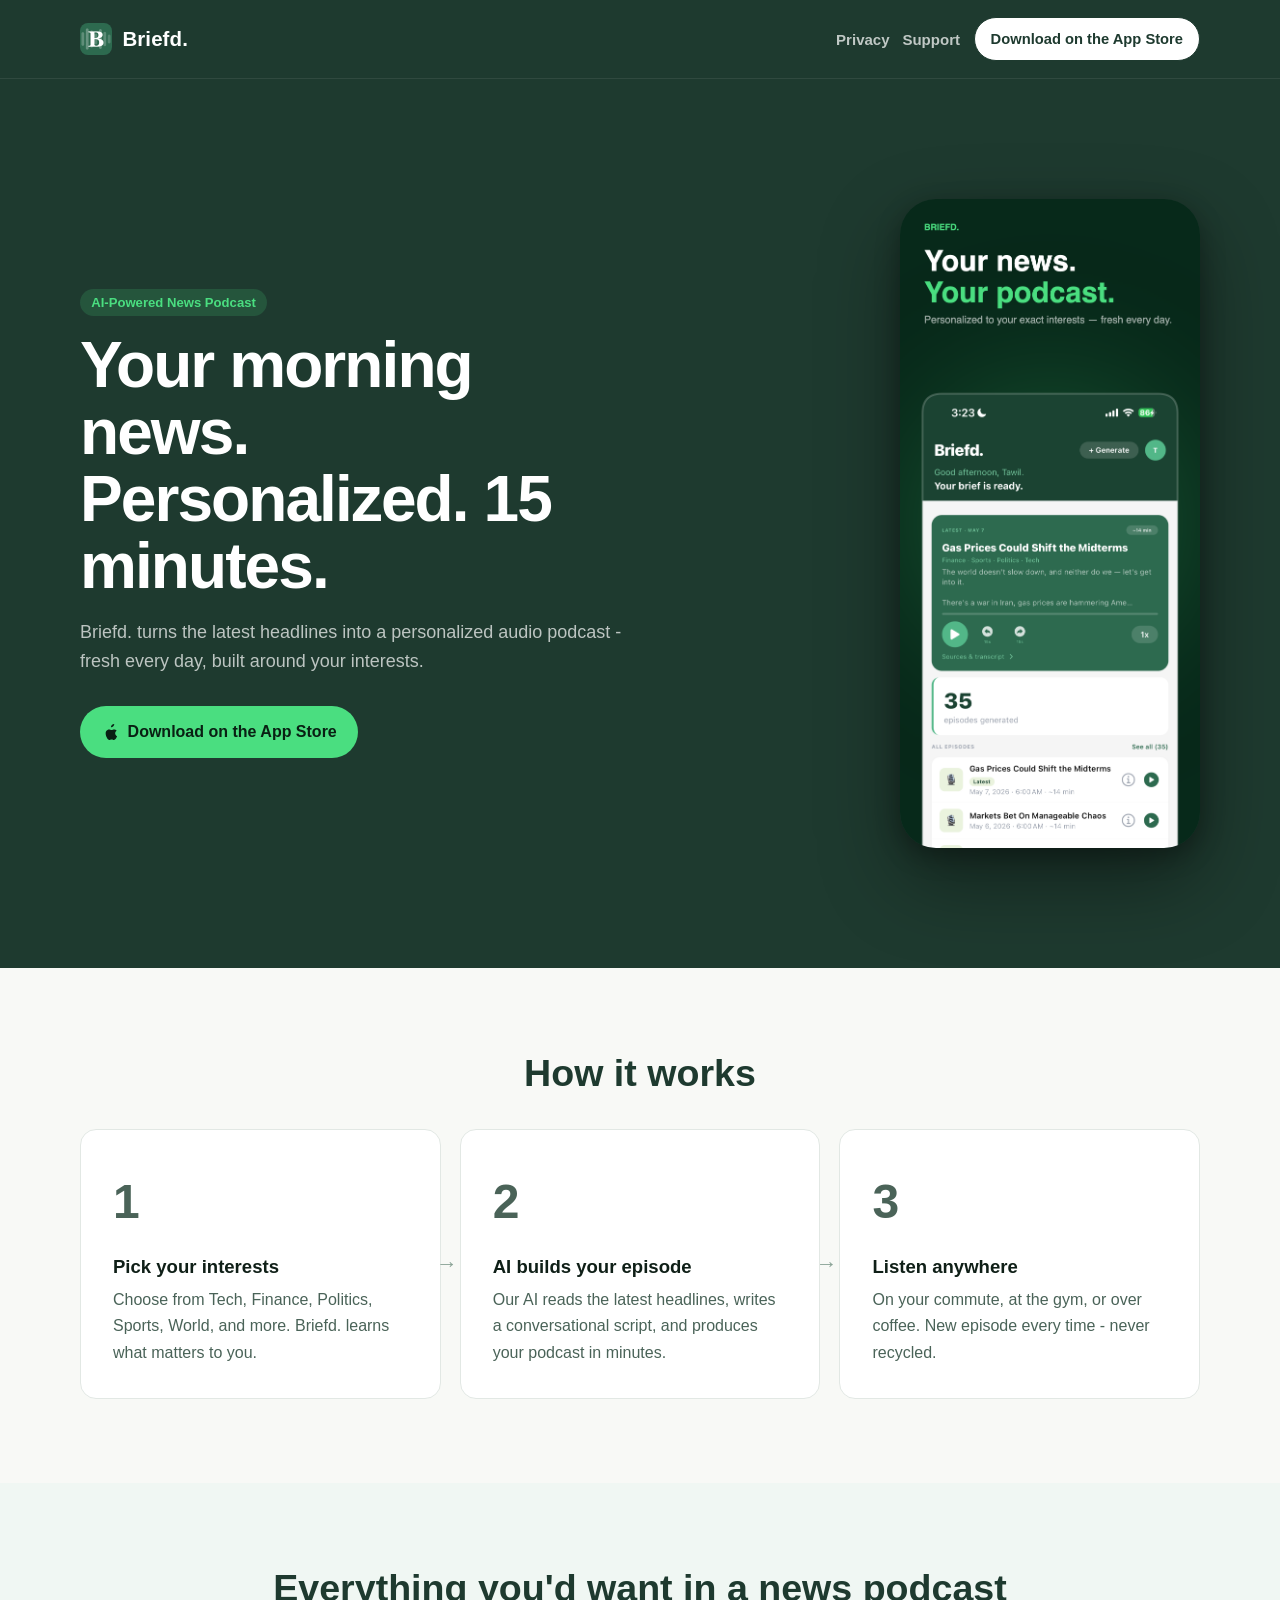
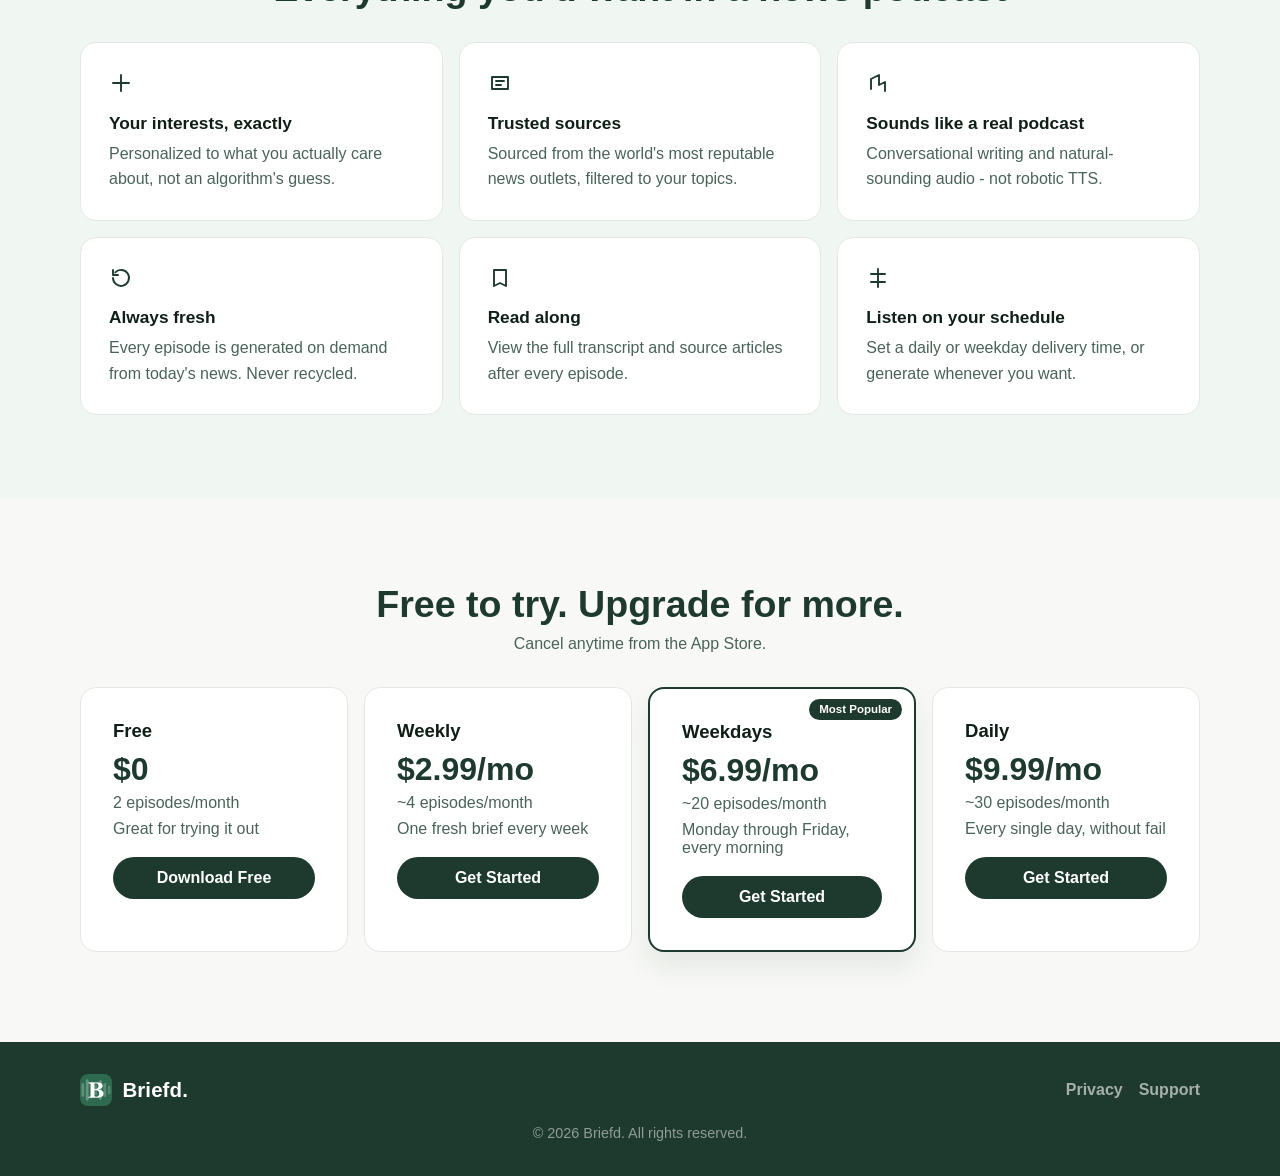
<file: index.html>
<!doctype html>
<html lang="en">
  <head>
    <meta charset="utf-8" />
    <meta name="viewport" content="width=device-width, initial-scale=1" />
    <title>Briefd. | Personalized News Podcast</title>
    <meta
      name="description"
      content="Briefd. turns today's headlines into a personalized 15-minute news podcast built around your interests."
    />
    <link rel="icon" type="image/png" href="./assets/icon.png" />
    <link rel="stylesheet" href="./style.css" />
  </head>
  <body>
    <header class="site-header">
      <div class="container nav-wrap">
        <a class="brand" href="./index.html">
          <img class="brand-icon" src="./assets/icon.png" alt="Briefd icon" />
          <span class="brand-wordmark">Briefd.</span>
        </a>
        <div class="nav-actions">
          <nav class="top-links" aria-label="Primary">
            <a href="./privacy.html">Privacy</a>
            <a href="./support.html">Support</a>
          </nav>
          <a class="download-btn" href="https://apps.apple.com/app/id6761794568" target="_blank" rel="noreferrer">
            Download on the App Store
          </a>
        </div>
      </div>
    </header>

    <main>
      <section class="hero">
        <div class="container hero-layout">
          <div class="hero-copy">
            <span class="eyebrow">AI-Powered News Podcast</span>
            <h1>Your morning news. Personalized. 15 minutes.</h1>
            <p>
              Briefd. turns the latest headlines into a personalized audio podcast - fresh every day, built around
              your interests.
            </p>
            <a class="hero-cta" href="https://apps.apple.com/app/id6761794568" target="_blank" rel="noreferrer">
              <svg viewBox="0 0 24 24" aria-hidden="true">
                <path
                  d="M16.365 1.43c0 1.14-.467 2.213-1.278 2.943-.87.788-2.003 1.24-3.199 1.145a4.36 4.36 0 0 1 1.245-2.86A4.59 4.59 0 0 1 16.365 1.43Zm3.786 16.248c-.418.959-.62 1.388-1.158 2.246-.75 1.195-1.81 2.686-3.124 2.7-1.166.012-1.465-.76-3.048-.75-1.582.008-1.91.765-3.076.753-1.313-.013-2.317-1.355-3.066-2.55-2.095-3.344-2.315-7.267-1.023-9.258.92-1.418 2.373-2.25 3.735-2.25 1.387 0 2.262.768 3.406.768 1.108 0 1.784-.77 3.39-.77 1.214 0 2.5.66 3.42 1.797-3.004 1.644-2.516 5.79.544 7.314Z"
                />
              </svg>
              Download on the App Store
            </a>
          </div>
          <div class="hero-visual">
            <div class="hero-phone">
              <img src="./assets/card1.png" alt="Briefd. app screenshot" />
            </div>
          </div>
        </div>
      </section>

      <section>
        <div class="container">
          <h2 class="section-title">How it works</h2>
          <div class="how-grid">
            <article class="step-card">
              <p class="step-num">1</p>
              <h3>Pick your interests</h3>
              <p>
                Choose from Tech, Finance, Politics, Sports, World, and more. Briefd. learns what matters to you.
              </p>
              <span class="step-arrow">→</span>
            </article>
            <article class="step-card">
              <p class="step-num">2</p>
              <h3>AI builds your episode</h3>
              <p>
                Our AI reads the latest headlines, writes a conversational script, and produces your podcast in
                minutes.
              </p>
              <span class="step-arrow">→</span>
            </article>
            <article class="step-card">
              <p class="step-num">3</p>
              <h3>Listen anywhere</h3>
              <p>
                On your commute, at the gym, or over coffee. New episode every time - never recycled.
              </p>
            </article>
          </div>
        </div>
      </section>

      <section class="features">
        <div class="container">
          <h2 class="section-title">Everything you'd want in a news podcast</h2>
          <div class="features-grid">
            <article class="feature-card">
              <svg viewBox="0 0 24 24" aria-hidden="true">
                <path d="M4 12h16M12 4v16" />
              </svg>
              <h3>Your interests, exactly</h3>
              <p>Personalized to what you actually care about, not an algorithm's guess.</p>
            </article>
            <article class="feature-card">
              <svg viewBox="0 0 24 24" aria-hidden="true">
                <path d="M4 6h16v12H4zM8 10h8M8 14h5" />
              </svg>
              <h3>Trusted sources</h3>
              <p>Sourced from the world's most reputable news outlets, filtered to your topics.</p>
            </article>
            <article class="feature-card">
              <svg viewBox="0 0 24 24" aria-hidden="true">
                <path d="M5 18V8l8-4v10m0 0 6-3v9" />
              </svg>
              <h3>Sounds like a real podcast</h3>
              <p>Conversational writing and natural-sounding audio - not robotic TTS.</p>
            </article>
            <article class="feature-card">
              <svg viewBox="0 0 24 24" aria-hidden="true">
                <path d="M4 12a8 8 0 1 0 2.3-5.7M4 4v5h5" />
              </svg>
              <h3>Always fresh</h3>
              <p>Every episode is generated on demand from today's news. Never recycled.</p>
            </article>
            <article class="feature-card">
              <svg viewBox="0 0 24 24" aria-hidden="true">
                <path d="M6 4h12v16l-6-3-6 3z" />
              </svg>
              <h3>Read along</h3>
              <p>View the full transcript and source articles after every episode.</p>
            </article>
            <article class="feature-card">
              <svg viewBox="0 0 24 24" aria-hidden="true">
                <path d="M12 3v18M5 8h14M5 16h14" />
              </svg>
              <h3>Listen on your schedule</h3>
              <p>Set a daily or weekday delivery time, or generate whenever you want.</p>
            </article>
          </div>
        </div>
      </section>

      <section>
        <div class="container">
          <h2 class="section-title">Free to try. Upgrade for more.</h2>
          <p class="pricing-intro">Cancel anytime from the App Store.</p>
          <div class="pricing-row">
            <article class="price-card">
              <h3>Free</h3>
              <p class="price">$0</p>
              <p class="price-sub">2 episodes/month</p>
              <p class="price-note">Great for trying it out</p>
              <a class="price-cta" href="https://apps.apple.com/app/id6761794568" target="_blank" rel="noreferrer">
                Download Free
              </a>
            </article>
            <article class="price-card">
              <h3>Weekly</h3>
              <p class="price">$2.99/mo</p>
              <p class="price-sub">~4 episodes/month</p>
              <p class="price-note">One fresh brief every week</p>
              <a class="price-cta" href="https://apps.apple.com/app/id6761794568" target="_blank" rel="noreferrer">
                Get Started
              </a>
            </article>
            <article class="price-card featured">
              <span class="badge">Most Popular</span>
              <h3>Weekdays</h3>
              <p class="price">$6.99/mo</p>
              <p class="price-sub">~20 episodes/month</p>
              <p class="price-note">Monday through Friday, every morning</p>
              <a class="price-cta" href="https://apps.apple.com/app/id6761794568" target="_blank" rel="noreferrer">
                Get Started
              </a>
            </article>
            <article class="price-card">
              <h3>Daily</h3>
              <p class="price">$9.99/mo</p>
              <p class="price-sub">~30 episodes/month</p>
              <p class="price-note">Every single day, without fail</p>
              <a class="price-cta" href="https://apps.apple.com/app/id6761794568" target="_blank" rel="noreferrer">
                Get Started
              </a>
            </article>
          </div>
        </div>
      </section>
    </main>

    <footer class="site-footer">
      <div class="container">
        <div class="footer-top">
          <a class="brand" href="./index.html">
            <img class="brand-icon" src="./assets/icon.png" alt="Briefd icon" />
            <span class="brand-wordmark">Briefd.</span>
          </a>
          <nav class="footer-links" aria-label="Footer">
            <a href="./privacy.html">Privacy</a>
            <a href="./support.html">Support</a>
          </nav>
        </div>
        <p class="footer-bottom">© 2026 Briefd. All rights reserved.</p>
      </div>
    </footer>
    <script src="./script.js"></script>
  </body>
</html>
</file>
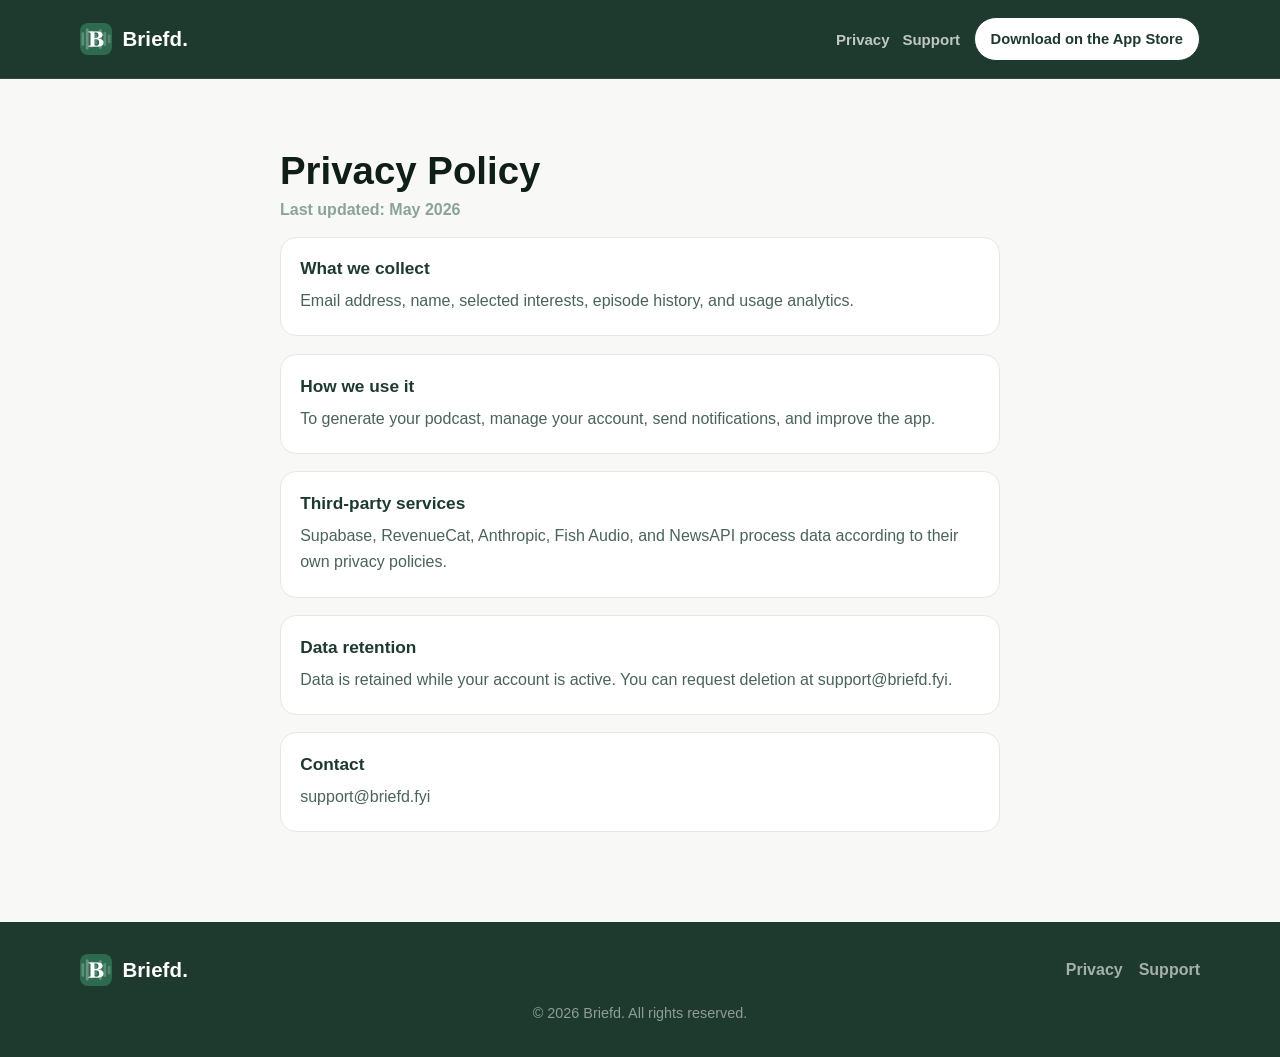
<file: privacy.html>
<!doctype html>
<html lang="en">
  <head>
    <meta charset="utf-8" />
    <meta name="viewport" content="width=device-width, initial-scale=1" />
    <title>Privacy Policy | Briefd.</title>
    <link rel="icon" type="image/png" href="./assets/icon.png" />
    <link rel="stylesheet" href="./style.css" />
  </head>
  <body>
    <header class="site-header">
      <div class="container nav-wrap">
        <a class="brand" href="./index.html">
          <img class="brand-icon" src="./assets/icon.png" alt="Briefd icon" />
          <span class="brand-wordmark">Briefd.</span>
        </a>
        <div class="nav-actions">
          <nav class="top-links" aria-label="Primary">
            <a href="./privacy.html">Privacy</a>
            <a href="./support.html">Support</a>
          </nav>
          <a class="download-btn" href="https://apps.apple.com/app/id6761794568" target="_blank" rel="noreferrer">
            Download on the App Store
          </a>
        </div>
      </div>
    </header>

    <main class="legal-main">
      <div class="container">
        <div class="content-wrap">
          <h1>Privacy Policy</h1>
          <p class="updated">Last updated: May 2026</p>

          <section class="policy-section">
            <h2>What we collect</h2>
            <p>Email address, name, selected interests, episode history, and usage analytics.</p>
          </section>

          <section class="policy-section">
            <h2>How we use it</h2>
            <p>To generate your podcast, manage your account, send notifications, and improve the app.</p>
          </section>

          <section class="policy-section">
            <h2>Third-party services</h2>
            <p>
              Supabase, RevenueCat, Anthropic, Fish Audio, and NewsAPI process data according to their own privacy
              policies.
            </p>
          </section>

          <section class="policy-section">
            <h2>Data retention</h2>
            <p>
              Data is retained while your account is active. You can request deletion at support@briefd.fyi.
            </p>
          </section>

          <section class="policy-section">
            <h2>Contact</h2>
            <p>support@briefd.fyi</p>
          </section>
        </div>
      </div>
    </main>

    <footer class="site-footer">
      <div class="container">
        <div class="footer-top">
          <a class="brand" href="./index.html">
            <img class="brand-icon" src="./assets/icon.png" alt="Briefd icon" />
            <span class="brand-wordmark">Briefd.</span>
          </a>
          <nav class="footer-links" aria-label="Footer">
            <a href="./privacy.html">Privacy</a>
            <a href="./support.html">Support</a>
          </nav>
        </div>
        <p class="footer-bottom">© 2026 Briefd. All rights reserved.</p>
      </div>
    </footer>
    <script src="./script.js"></script>
  </body>
</html>
</file>
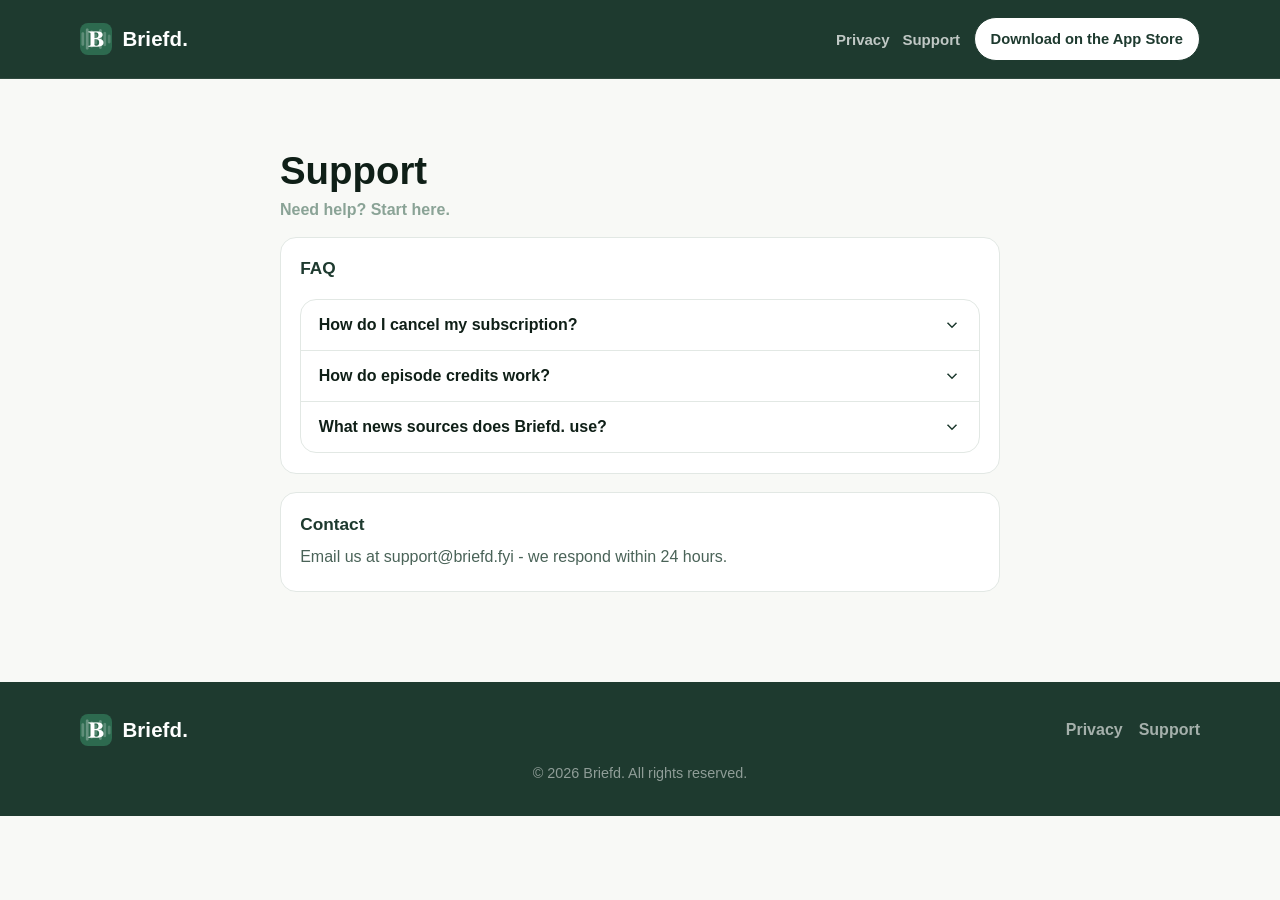
<file: support.html>
<!doctype html>
<html lang="en">
  <head>
    <meta charset="utf-8" />
    <meta name="viewport" content="width=device-width, initial-scale=1" />
    <title>Support | Briefd.</title>
    <link rel="icon" type="image/png" href="./assets/icon.png" />
    <link rel="stylesheet" href="./style.css" />
  </head>
  <body>
    <header class="site-header">
      <div class="container nav-wrap">
        <a class="brand" href="./index.html">
          <img class="brand-icon" src="./assets/icon.png" alt="Briefd icon" />
          <span class="brand-wordmark">Briefd.</span>
        </a>
        <div class="nav-actions">
          <nav class="top-links" aria-label="Primary">
            <a href="./privacy.html">Privacy</a>
            <a href="./support.html">Support</a>
          </nav>
          <a class="download-btn" href="https://apps.apple.com/app/id6761794568" target="_blank" rel="noreferrer">
            Download on the App Store
          </a>
        </div>
      </div>
    </header>

    <main class="legal-main">
      <div class="container">
        <div class="content-wrap">
          <h1>Support</h1>
          <p class="updated">Need help? Start here.</p>

          <section class="support-box">
            <h2>FAQ</h2>
            <div class="accordion">
              <article class="faq-item">
                <button class="faq-trigger" type="button">
                  How do I cancel my subscription?
                  <svg class="faq-chevron" viewBox="0 0 24 24" aria-hidden="true">
                    <path d="M6 9l6 6 6-6" />
                  </svg>
                </button>
                <div class="faq-content">
                  <p>
                    You can cancel anytime from the App Store under Subscriptions. Your access continues until the end
                    of your current billing period.
                  </p>
                </div>
              </article>

              <article class="faq-item">
                <button class="faq-trigger" type="button">
                  How do episode credits work?
                  <svg class="faq-chevron" viewBox="0 0 24 24" aria-hidden="true">
                    <path d="M6 9l6 6 6-6" />
                  </svg>
                </button>
                <div class="faq-content">
                  <p>
                    Each plan includes a monthly set of episode credits. Unused credits do not roll over. Free users
                    receive 2 episodes per month.
                  </p>
                </div>
              </article>

              <article class="faq-item">
                <button class="faq-trigger" type="button">
                  What news sources does Briefd. use?
                  <svg class="faq-chevron" viewBox="0 0 24 24" aria-hidden="true">
                    <path d="M6 9l6 6 6-6" />
                  </svg>
                </button>
                <div class="faq-content">
                  <p>
                    Briefd. sources from a curated list of the world's most trusted news outlets, filtered to your
                    selected interests. We continuously update our sources to ensure accuracy and breadth.
                  </p>
                </div>
              </article>
            </div>
          </section>

          <section class="support-box">
            <h2>Contact</h2>
            <p>Email us at support@briefd.fyi - we respond within 24 hours.</p>
          </section>
        </div>
      </div>
    </main>

    <footer class="site-footer">
      <div class="container">
        <div class="footer-top">
          <a class="brand" href="./index.html">
            <img class="brand-icon" src="./assets/icon.png" alt="Briefd icon" />
            <span class="brand-wordmark">Briefd.</span>
          </a>
          <nav class="footer-links" aria-label="Footer">
            <a href="./privacy.html">Privacy</a>
            <a href="./support.html">Support</a>
          </nav>
        </div>
        <p class="footer-bottom">© 2026 Briefd. All rights reserved.</p>
      </div>
    </footer>
    <script src="./script.js"></script>
  </body>
</html>
</file>
<file: style.css>
:root {
  --bg: #f8f9f6;
  --bg-alt: #ffffff;
  --green-dark: #1e3a2f;
  --green-dark-hover: #162b22;
  --green-bright: #4ade80;
  --green-bright-hover: #22c55e;
  --green-muted: #e8f5ee;
  --border: #e2e8e4;
  --text-primary: #0f1f17;
  --text-secondary: #4a6358;
  --text-muted: #8aa396;
  --radius: 16px;
  --radius-sm: 10px;
}

* {
  box-sizing: border-box;
}

html,
body {
  margin: 0;
  padding: 0;
  background: var(--bg);
  color: var(--text-primary);
  font-family: -apple-system, BlinkMacSystemFont, "SF Pro Display", "Segoe UI", sans-serif;
}

a {
  text-decoration: none;
  color: inherit;
  transition: all 0.25s ease;
}

.container {
  width: min(1120px, calc(100% - 2rem));
  margin: 0 auto;
}

.site-header {
  position: sticky;
  top: 0;
  z-index: 100;
  background: var(--green-dark);
  border-bottom: 1px solid rgba(255, 255, 255, 0.08);
  transition: box-shadow 0.25s ease;
}

.site-header.scrolled {
  box-shadow: 0 10px 28px rgba(15, 31, 23, 0.28);
}

.nav-wrap {
  min-height: 78px;
  display: flex;
  align-items: center;
  justify-content: space-between;
  gap: 1rem;
}

.brand {
  display: inline-flex;
  align-items: center;
  gap: 0.65rem;
}

.brand-icon {
  width: 32px;
  height: 32px;
  border-radius: 8px;
}

.brand-wordmark {
  color: #ffffff;
  font-size: 1.28rem;
  font-weight: 800;
  letter-spacing: 0.1px;
}

.nav-actions {
  display: inline-flex;
  align-items: center;
  gap: 0.85rem;
}

.top-links {
  display: none;
  align-items: center;
  gap: 0.8rem;
}

.top-links a {
  color: rgba(255, 255, 255, 0.72);
  font-size: 0.94rem;
  font-weight: 600;
}

.top-links a:hover {
  color: #ffffff;
}

.download-btn {
  display: inline-flex;
  align-items: center;
  justify-content: center;
  gap: 0.45rem;
  min-height: 44px;
  border-radius: 999px;
  border: 1px solid var(--green-dark);
  background: #ffffff;
  color: var(--green-dark);
  font-size: 0.92rem;
  font-weight: 700;
  padding: 0.55rem 1rem;
}

.download-btn:hover {
  background: var(--green-dark);
  color: #ffffff;
  border-color: #ffffff;
}

.download-btn svg {
  width: 17px;
  height: 17px;
  fill: currentColor;
}

.hero {
  background: var(--green-dark);
  padding: 120px 0;
}

.hero-layout {
  display: grid;
  grid-template-columns: 1fr;
  gap: 2rem;
  align-items: center;
}

.hero-copy {
  max-width: 640px;
}

.eyebrow {
  display: inline-flex;
  align-items: center;
  margin-bottom: 1rem;
  padding: 0.36rem 0.7rem;
  border-radius: 999px;
  color: var(--green-bright);
  background: rgba(74, 222, 128, 0.16);
  font-size: 0.82rem;
  font-weight: 700;
}

.hero h1 {
  margin: 0;
  color: #ffffff;
  font-size: 40px;
  line-height: 1.05;
  letter-spacing: -0.03em;
}

.hero p {
  margin: 1.1rem 0 0;
  color: rgba(255, 255, 255, 0.7);
  font-size: 18px;
  line-height: 1.6;
}

.hero-cta {
  margin-top: 1.9rem;
  min-height: 52px;
  background: var(--green-bright);
  color: #092013;
  border: none;
  border-radius: 999px;
  display: inline-flex;
  align-items: center;
  justify-content: center;
  gap: 0.5rem;
  font-size: 1rem;
  font-weight: 800;
  padding: 0.82rem 1.35rem;
}

.hero-cta:hover {
  background: var(--green-bright-hover);
}

.hero-cta svg {
  width: 18px;
  height: 18px;
  fill: currentColor;
}

.hero-visual {
  display: flex;
  justify-content: center;
}

.hero-phone {
  display: flex;
  justify-content: center;
  align-items: flex-start;
}

.hero-phone img {
  width: 300px;
  max-width: 100%;
  border-radius: 36px;
  box-shadow: 0 32px 80px rgba(0, 0, 0, 0.4), 0 8px 24px rgba(0, 0, 0, 0.3);
  display: block;
}

@media (max-width: 768px) {
  .hero-phone {
    margin-top: 40px;
  }

  .hero-phone img {
    width: 240px;
  }
}

section {
  padding: 84px 0;
}

.section-title {
  margin: 0;
  color: var(--green-dark);
  text-align: center;
  font-size: clamp(1.9rem, 3.2vw, 2.35rem);
}

.how-grid {
  margin-top: 2.1rem;
  display: grid;
  grid-template-columns: 1fr;
  gap: 1rem;
}

.step-card {
  position: relative;
  background: var(--bg-alt);
  border: 1px solid var(--border);
  border-radius: var(--radius);
  padding: 32px;
}

.step-num {
  margin: 0;
  color: var(--green-dark);
  font-size: 48px;
  line-height: 1;
  font-weight: 800;
}

.step-card h3 {
  margin: 0.95rem 0 0.55rem;
  font-size: 1.16rem;
}

.step-card p {
  margin: 0;
  color: var(--text-secondary);
  line-height: 1.65;
}

.step-arrow {
  display: none;
}

.features {
  background: #f0f7f3;
}

.features-grid {
  margin-top: 2rem;
  display: grid;
  grid-template-columns: 1fr;
  gap: 1rem;
}

.feature-card {
  background: var(--bg-alt);
  border: 1px solid var(--border);
  border-radius: var(--radius);
  padding: 28px;
}

.feature-card svg {
  width: 24px;
  height: 24px;
  stroke: var(--green-dark);
  fill: none;
  stroke-width: 1.9;
  stroke-linecap: round;
  stroke-linejoin: round;
}

.feature-card h3 {
  margin: 0.85rem 0 0.42rem;
  font-size: 1.08rem;
}

.feature-card p {
  margin: 0;
  color: var(--text-secondary);
  line-height: 1.6;
}

.pricing-intro {
  margin-top: 0.55rem;
  text-align: center;
  color: var(--text-secondary);
}

.pricing-row {
  margin-top: 2.1rem;
  display: flex;
  gap: 1rem;
  overflow-x: auto;
  padding-bottom: 0.35rem;
}

.pricing-row::-webkit-scrollbar {
  height: 7px;
}

.pricing-row::-webkit-scrollbar-thumb {
  background: #d3ded8;
  border-radius: 999px;
}

.price-card {
  min-width: 260px;
  flex: 0 0 260px;
  background: var(--bg-alt);
  border: 1px solid var(--border);
  border-radius: var(--radius);
  padding: 32px;
  position: relative;
}

.price-card h3 {
  margin: 0;
  font-size: 1.16rem;
}

.price {
  margin: 0.6rem 0 0.35rem;
  font-size: 2rem;
  color: var(--green-dark);
  font-weight: 800;
}

.price-sub,
.price-note {
  margin: 0;
  color: var(--text-secondary);
}

.price-note {
  margin-top: 0.5rem;
}

.price-cta {
  margin-top: 1.2rem;
  display: inline-flex;
  align-items: center;
  justify-content: center;
  min-height: 42px;
  width: 100%;
  border-radius: 999px;
  background: var(--green-dark);
  color: #ffffff;
  font-weight: 700;
}

.price-cta:hover {
  background: var(--green-dark-hover);
}

.price-card.featured {
  border: 2px solid var(--green-dark);
  box-shadow: 0 15px 28px rgba(30, 58, 47, 0.09);
}

.badge {
  position: absolute;
  top: 10px;
  right: 12px;
  background: var(--green-dark);
  color: #ffffff;
  border-radius: 999px;
  font-size: 0.72rem;
  font-weight: 700;
  padding: 0.28rem 0.62rem;
}

.legal-main {
  padding: 70px 0 90px;
}

.content-wrap {
  max-width: 720px;
  margin: 0 auto;
}

.content-wrap h1 {
  margin: 0;
  font-size: clamp(2rem, 3.4vw, 2.4rem);
}

.updated {
  margin-top: 0.5rem;
  color: var(--text-muted);
  font-weight: 600;
}

.policy-section,
.support-box {
  margin-top: 1.1rem;
  background: var(--bg-alt);
  border: 1px solid var(--border);
  border-radius: var(--radius);
  padding: 1.3rem 1.2rem;
}

.policy-section h2,
.support-box h2 {
  margin: 0 0 0.55rem;
  color: var(--green-dark);
  font-size: 1.08rem;
}

.policy-section p,
.support-box p {
  margin: 0;
  color: var(--text-secondary);
  line-height: 1.65;
}

.accordion {
  margin-top: 1.2rem;
  border: 1px solid var(--border);
  border-radius: var(--radius);
  overflow: hidden;
  background: var(--bg-alt);
}

.faq-item {
  border-bottom: 1px solid var(--border);
}

.faq-item:last-child {
  border-bottom: none;
}

.faq-trigger {
  width: 100%;
  border: none;
  background: transparent;
  color: var(--text-primary);
  text-align: left;
  padding: 1rem 1.1rem;
  display: flex;
  align-items: center;
  justify-content: space-between;
  gap: 1rem;
  cursor: pointer;
  font-family: inherit;
  font-size: 1rem;
  font-weight: 700;
}

.faq-chevron {
  width: 18px;
  height: 18px;
  transition: transform 0.22s ease;
  stroke: var(--green-dark);
  fill: none;
  stroke-width: 2;
}

.faq-item.open .faq-chevron {
  transform: rotate(180deg);
}

.faq-content {
  max-height: 0;
  overflow: hidden;
  transition: max-height 0.28s ease;
}

.faq-content p {
  margin: 0;
  padding: 0 1.1rem 1rem;
  color: var(--text-secondary);
  line-height: 1.65;
}

.site-footer {
  background: var(--green-dark);
  padding: 2rem 0 1.3rem;
}

.footer-top {
  display: flex;
  align-items: center;
  justify-content: space-between;
  gap: 1rem;
  flex-wrap: wrap;
}

.footer-links {
  display: inline-flex;
  gap: 1rem;
}

.footer-links a {
  color: rgba(255, 255, 255, 0.6);
  font-weight: 600;
}

.footer-links a:hover {
  color: #ffffff;
}

.footer-bottom {
  margin-top: 1.2rem;
  text-align: center;
  color: rgba(255, 255, 255, 0.5);
  font-size: 0.9rem;
}

@media (min-width: 768px) {
  .top-links {
    display: inline-flex;
  }

  .hero-layout {
    grid-template-columns: minmax(0, 1.05fr) minmax(0, 0.95fr);
  }

  .hero-visual {
    justify-content: flex-end;
  }

  .how-grid {
    grid-template-columns: repeat(3, minmax(0, 1fr));
    gap: 1.2rem;
  }

  .step-arrow {
    display: block;
    position: absolute;
    right: -18px;
    top: 50%;
    transform: translateY(-50%);
    color: var(--text-muted);
    font-size: 1.35rem;
    font-weight: 700;
    z-index: 3;
  }

  .features-grid {
    grid-template-columns: repeat(2, minmax(0, 1fr));
  }

  .pricing-row {
    display: grid;
    grid-template-columns: repeat(2, minmax(0, 1fr));
    overflow: visible;
  }

  .price-card {
    min-width: 0;
  }
}

@media (min-width: 1024px) {
  .hero h1 {
    font-size: 64px;
  }

  .features-grid {
    grid-template-columns: repeat(3, minmax(0, 1fr));
  }

  .pricing-row {
    grid-template-columns: repeat(4, minmax(0, 1fr));
  }
}
</file>
